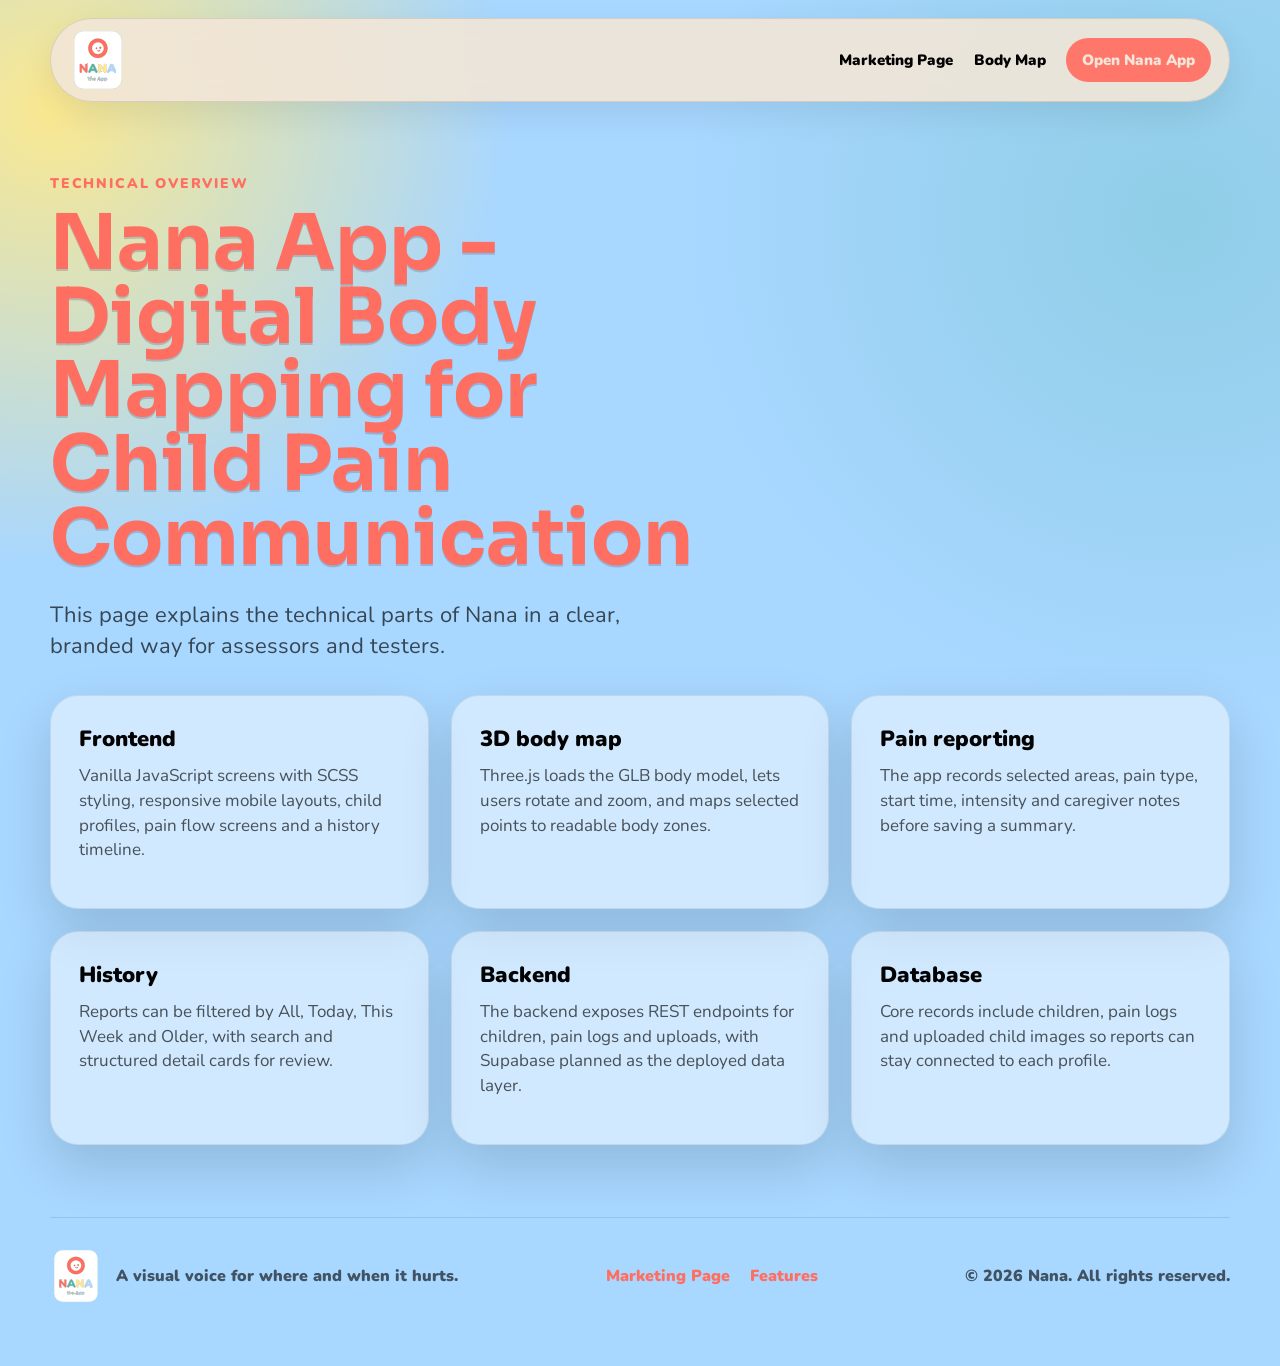
<file: technical.html>
<!doctype html>
<html lang="en">
<head>
  <meta charset="utf-8">
  <meta name="viewport" content="width=device-width, initial-scale=1">
  <title>Nana Technical Overview</title>
  <link rel="preconnect" href="https://fonts.googleapis.com">
  <link rel="preconnect" href="https://fonts.gstatic.com" crossorigin>
  <link href="https://fonts.googleapis.com/css2?family=Nunito:wght@700;800;900&family=Sora:wght@600;700;800&display=swap" rel="stylesheet">
  <link rel="stylesheet" href="./styles.css">
</head>
<body>
  <header class="site-header">
    <a class="brand" href="./index.html" aria-label="Nana home">
      <img src="./assets/logo.svg" alt="Nana" class="brand-logo">
    </a>
    <nav class="site-nav is-static" aria-label="Technical navigation">
      <a href="./index.html">Marketing Page</a>
      <a href="./index.html#body-map-screen">Body Map</a>
      <a class="nav-cta" href="https://nana-app-frontend.vercel.app" target="_blank" rel="noopener noreferrer">Open Nana App</a>
    </nav>
  </header>

  <main>
    <section class="section">
      <div class="section-heading">
        <p class="eyebrow">Technical overview</p>
        <h1>Nana App - Digital Body Mapping for Child Pain Communication</h1>
        <p class="hero-text">This page explains the technical parts of Nana in a clear, branded way for assessors and testers.</p>
      </div>

      <div class="feature-grid">
        <article>
          <h3>Frontend</h3>
          <p>Vanilla JavaScript screens with SCSS styling, responsive mobile layouts, child profiles, pain flow screens and a history timeline.</p>
        </article>
        <article>
          <h3>3D body map</h3>
          <p>Three.js loads the GLB body model, lets users rotate and zoom, and maps selected points to readable body zones.</p>
        </article>
        <article>
          <h3>Pain reporting</h3>
          <p>The app records selected areas, pain type, start time, intensity and caregiver notes before saving a summary.</p>
        </article>
        <article>
          <h3>History</h3>
          <p>Reports can be filtered by All, Today, This Week and Older, with search and structured detail cards for review.</p>
        </article>
        <article>
          <h3>Backend</h3>
          <p>The backend exposes REST endpoints for children, pain logs and uploads, with Supabase planned as the deployed data layer.</p>
        </article>
        <article>
          <h3>Database</h3>
          <p>Core records include children, pain logs and uploaded child images so reports can stay connected to each profile.</p>
        </article>
      </div>
    </section>
  </main>

  <footer class="site-footer">
    <div class="footer-brand">
      <img src="./assets/logo.svg" class="footer-logo" alt="Nana">
      <p>A visual voice for where and when it hurts.</p>
    </div>
    <div class="footer-links">
      <a href="./index.html">Marketing Page</a>
      <a href="./index.html#features">Features</a>
    </div>
    <div class="footer-meta">© 2026 Nana. All rights reserved.</div>
  </footer>
</body>
</html>
</file>
<file: styles.css>
:root {
  --blue: #a8d7ff;
  --black: #020202;
  --yellow: #ffe98a;
  --neutral: #f2e6d8;
  --red: #ff6f61;
  --button-red: #ff776b;
  --teal: #4fb4a6;
  --white: #ffffff;
  --font-heading: "Sora", sans-serif;
  --font-body: "Nunito", sans-serif;
  --page: min(1180px, calc(100% - 72px));
  --shadow: 0 22px 54px rgba(2, 2, 2, 0.14);
  --radius: 28px;
}

* { box-sizing: border-box; }
html { scroll-behavior: smooth; }
body {
  margin: 0;
  background:
    radial-gradient(circle at 4% 8%, rgba(255, 233, 138, .95), transparent 26%),
    radial-gradient(circle at 92% 16%, rgba(79, 180, 166, .28), transparent 30%),
    var(--blue);
  color: var(--black);
  font-family: var(--font-body);
  overflow-x: hidden;
}
a { color: inherit; text-decoration: none; }
img, canvas { display: block; max-width: 100%; }
h1, h2, h3, p { margin-top: 0; }

.site-header {
  width: var(--page);
  min-height: 82px;
  margin: 18px auto 0;
  padding: 12px 18px;
  border: 1px solid rgba(2, 2, 2, .10);
  border-radius: 999px;
  background: rgba(242, 230, 216, 0.9);
  box-shadow: 0 12px 34px rgba(2, 2, 2, .08);
  backdrop-filter: blur(14px);
  display: flex;
  align-items: center;
  justify-content: space-between;
  gap: 18px;
  position: sticky;
  top: 14px;
  z-index: 50;
}
.brand { display: flex; align-items: center; flex: 0 0 auto; }
.brand-logo { width: 58px; height: 58px; object-fit: contain; }
.site-nav {
  margin-left: auto;
  display: flex;
  align-items: center;
  justify-content: flex-end;
  gap: clamp(10px, 1.6vw, 22px);
  font-size: 15px;
  font-weight: 900;
}
.site-nav.is-static {
  display: flex;
}
.site-nav a {
  white-space: nowrap;
  padding: 10px 0;
}
.nav-cta {
  padding: 12px 16px !important;
  border-radius: 999px;
  background: var(--button-red);
  color: var(--neutral);
}
.mobile-menu-toggle {
  display: none;
  width: 56px;
  height: 56px;
  border: 0;
  border-radius: 16px;
  background: rgba(255, 255, 255, .62);
  box-shadow: 0 10px 24px rgba(2, 2, 2, .08);
  cursor: pointer;
  align-items: center;
  justify-content: center;
  flex-direction: column;
  gap: 6px;
  flex: 0 0 auto;
}
.mobile-menu-toggle span {
  width: 26px;
  height: 4px;
  border-radius: 999px;
  background: var(--teal);
  transition: transform .2s ease, opacity .2s ease;
}
.mobile-menu-toggle.is-open span:nth-child(1) { transform: translateY(10px) rotate(45deg); }
.mobile-menu-toggle.is-open span:nth-child(2) { opacity: 0; }
.mobile-menu-toggle.is-open span:nth-child(3) { transform: translateY(-10px) rotate(-45deg); }

.hero {
  width: var(--page);
  min-height: 760px;
  margin: 0 auto;
  padding: 72px 0 82px;
  display: grid;
  grid-template-columns: minmax(0, 1fr) minmax(520px, 1.05fr);
  align-items: center;
  gap: 72px;
}
.eyebrow {
  color: var(--red);
  font-size: 14px;
  font-weight: 900;
  letter-spacing: .13em;
  text-transform: uppercase;
}
h1 {
  max-width: 700px;
  margin-bottom: 24px;
  color: var(--red);
  font-family: var(--font-heading);
  font-size: clamp(58px, 6vw, 82px);
  line-height: .96;
  letter-spacing: 0;
  text-shadow: 0 2px 0 rgba(95, 87, 127, .28);
}
h2 {
  max-width: 820px;
  margin-bottom: 22px;
  font-family: var(--font-heading);
  font-size: clamp(38px, 4.2vw, 56px);
  line-height: 1.04;
  letter-spacing: 0;
}
h3 { margin-bottom: 10px; font-size: 22px; font-weight: 900; }
.hero-text {
  max-width: 620px;
  color: rgba(2, 2, 2, .68);
  font-size: 22px;
  line-height: 1.45;
}
.hero-actions { display: flex; gap: 16px; margin-top: 34px; }
.button {
  min-height: 58px;
  padding: 18px 26px;
  border-radius: 16px;
  display: inline-flex;
  align-items: center;
  justify-content: center;
  font-family: var(--font-heading);
  font-weight: 800;
  box-shadow: var(--shadow);
  text-align: center;
}
.button-primary { background: var(--button-red); color: var(--neutral); }
.button-secondary { background: var(--yellow); color: var(--red); }
.hero-points {
  display: flex;
  flex-wrap: wrap;
  gap: 10px;
  margin-top: 28px;
  max-width: 560px;
}
.hero-points span {
  padding: 10px 14px;
  border-radius: 999px;
  background: rgba(255, 255, 255, .48);
  font-weight: 900;
  line-height: 1;
  white-space: nowrap;
}

.phone-stack { min-height: 710px; position: relative; }
.phone {
  width: 316px;
  height: 646px;
  border: 10px solid #171717;
  border-radius: 38px;
  overflow: hidden;
  background: var(--blue);
  box-shadow: 0 30px 80px rgba(2, 2, 2, .30);
  position: absolute;
  display: flex;
  flex-direction: column;
}
.phone-home { left: 18px; top: 18px; z-index: 2; }
.phone-history { right: 0; top: 82px; transform: rotate(3deg); z-index: 1; }
.app-header {
  height: 86px;
  padding: 14px 16px 10px;
  background: var(--neutral);
  display: flex;
  align-items: center;
  justify-content: space-between;
}
.app-header img:first-child { width: 42px; height: 42px; object-fit: contain; }
.app-header img:last-child { width: 38px; height: 28px; object-fit: contain; }
.app-header strong { color: var(--red); font-size: 18px; font-weight: 900; }
.screen-content {
  flex: 1 1 auto;
  min-height: 0;
  overflow: hidden;
  padding: 22px 18px;
}
.screen-content h2 {
  margin: 0 auto 16px;
  text-align: center;
  color: var(--red);
  font-size: 24px;
  -webkit-text-stroke: 1px #5f577f;
}
.child-card {
  width: 214px;
  margin: 0 auto;
  overflow: hidden;
  border: 1px solid var(--black);
  border-radius: 15px;
  background: var(--yellow);
  text-align: center;
}
.child-photo-wrap {
  width: 98px;
  height: 98px;
  margin: 18px auto;
  overflow: hidden;
  border-radius: 999px;
  border: 6px solid #8cc8ff;
  background: var(--white);
}
.child-photo-wrap img { width: 100%; height: 100%; object-fit: cover; }
.divider { height: 1px; background: var(--black); }
.child-card h3 {
  margin: 12px 0 6px;
  color: var(--red);
  font-size: 24px;
  -webkit-text-stroke: 1px #5f577f;
}
.child-card p { margin-bottom: 10px; font-weight: 900; }
.child-card button {
  width: 156px;
  height: 46px;
  margin: 8px 0 14px;
  border: 0;
  border-radius: 12px;
  background: var(--teal);
  color: var(--neutral);
  font-family: var(--font-body);
  font-size: 15px;
  font-weight: 900;
}
.app-nav {
  height: 90px;
  padding: 12px 28px;
  background: var(--yellow);
  display: flex;
  align-items: center;
  justify-content: space-between;
  flex: 0 0 auto;
}
.app-nav img { width: 48px; height: 48px; object-fit: contain; }
.app-nav .muted { opacity: .38; }
.history-helper {
  margin: 0 auto 8px;
  max-width: 240px;
  color: rgba(2,2,2,.64);
  font-size: 12px;
  font-weight: 900;
  line-height: 1.25;
  text-align: center;
}
.history-tabs {
  display: flex;
  flex-wrap: wrap;
  justify-content: center;
  gap: 6px;
  margin-bottom: 12px;
}
.history-tabs span {
  padding: 5px 8px;
  border-radius: 999px;
  background: rgba(255,255,255,.55);
  color: var(--red);
  font-size: 10px;
  font-weight: 900;
}
.search-box {
  margin-bottom: 14px;
  padding: 10px 12px;
  border-radius: 16px;
  background: rgba(255,255,255,.56);
  color: rgba(2,2,2,.44);
  font-size: 13px;
  font-weight: 900;
  display: flex;
  align-items: center;
  gap: 8px;
}
.search-icon {
  position: relative;
  width: 14px;
  height: 14px;
  border: 3px solid var(--teal);
  border-radius: 999px;
}
.search-icon::after {
  content: "";
  position: absolute;
  right: -5px;
  bottom: -4px;
  width: 7px;
  height: 3px;
  border-radius: 999px;
  background: var(--teal);
  transform: rotate(45deg);
}
.group-title {
  margin: 0 0 8px;
  color: var(--red);
  font-size: 13px;
  font-weight: 900;
  text-transform: uppercase;
}
.history-card {
  padding: 12px;
  border-radius: 18px;
  background: rgba(255, 233, 138, .95);
  border: 1px solid rgba(2,2,2,.14);
  box-shadow: 0 8px 18px rgba(2,2,2,.08);
}
.history-top { display: flex; align-items: center; gap: 10px; }
.history-top > img {
  width: 46px;
  height: 46px;
  border-radius: 999px;
  border: 4px solid #8cc8ff;
  background: var(--white);
  object-fit: cover;
}
.history-top span { display: block; color: rgba(2,2,2,.55); font-size: 11px; }
.score, .pain-scale {
  background: var(--button-red);
  color: #fff;
}
.score {
  width: 50px;
  height: 50px;
  margin-left: auto;
  border-radius: 16px;
  display: grid;
  place-items: center;
  line-height: .8;
}
.score strong { font-size: 22px; color: #fff; }
.score span { font-size: 10px; color: #fff; }
.history-card p {
  margin: 8px 0 0;
  padding: 8px;
  border-radius: 12px;
  background: rgba(255,255,255,.44);
  display: grid;
  grid-template-columns: 82px 1fr;
  gap: 8px;
  font-size: 12px;
}
.history-card b { color: rgba(2,2,2,.72); font-weight: 1000; }
.history-card span { color: rgba(2,2,2,.68); font-weight: 800; }
.mini-icon {
  display: inline-block;
  width: 15px;
  height: 15px;
  margin-right: 7px;
  border-radius: 5px;
  vertical-align: -3px;
  background: var(--teal);
  box-shadow: inset 0 0 0 3px rgba(255,255,255,.45);
}
.mini-icon.area { border-radius: 999px; background: var(--red); }
.mini-icon.type { background: linear-gradient(135deg,var(--red) 0 50%,var(--yellow) 50% 100%); }
.mini-icon.note { background: var(--teal); }

.section, .actual-app-section {
  width: var(--page);
  margin: 0 auto;
  padding: 72px 0;
}
.section-heading, .actual-section-copy { margin-bottom: 32px; }
.actual-section-copy {
  max-width: 780px;
  margin-left: auto;
  margin-right: auto;
  text-align: center;
}
.actual-section-copy p {
  max-width: 700px;
  margin: 0 auto;
  color: rgba(2,2,2,.68);
  font-size: 19px;
  line-height: 1.55;
  font-weight: 800;
}
.cards-3, .feature-grid, .review-grid {
  display: grid;
  grid-template-columns: repeat(3, minmax(0, 1fr));
  gap: 22px;
}
.steps {
  display: grid;
  grid-template-columns: repeat(4, minmax(0, 1fr));
  gap: 20px;
}
.cards-3 article, .feature-grid article, .review-grid blockquote, .steps article {
  min-height: 210px;
  padding: 28px;
  border-radius: var(--radius);
  background: rgba(255,255,255,.46);
  border: 1px solid rgba(2,2,2,.08);
  box-shadow: var(--shadow);
}
.cards-3 span,
.steps article > span {
  display: inline-grid;
  place-items: center;
  min-width: 48px;
  height: 48px;
  margin-bottom: 18px;
  border-radius: 999px;
  background: var(--yellow);
  color: var(--red);
  font-family: var(--font-heading);
  font-weight: 900;
  padding: 0 12px;
}
.cards-3 p, .feature-grid p, .steps p, .review-grid p {
  color: rgba(2,2,2,.66);
  font-size: 17px;
  line-height: 1.45;
}
.steps img, .step-body-canvas, .pain-scale {
  width: 64px;
  height: 64px;
  margin-bottom: 18px;
  border-radius: 18px;
}
.steps img { object-fit: contain; }
.step-body-canvas {
  background: rgba(79, 180, 166, .18);
  overflow: hidden;
}
.step-body-canvas canvas { width: 100%; height: 100%; }
.pain-scale {
  display: grid;
  place-items: center;
  font-family: var(--font-heading);
  font-size: 24px;
  font-weight: 900;
  line-height: .7;
}
.pain-scale span {
  display: inline !important;
  min-width: 0 !important;
  width: auto !important;
  height: auto !important;
  margin: 0 !important;
  padding: 0 !important;
  border-radius: 0 !important;
  background: transparent !important;
  color: #fff !important;
  font-size: 12px;
  line-height: 1;
}

.actual-screen-row {
  display: flex;
  justify-content: center;
  align-items: flex-start;
  gap: 28px;
}
.actual-screen-row--two { flex-wrap: wrap; }
.nana-phone-screen {
  width: 314px;
  min-height: 646px;
  border: 10px solid #171717;
  border-radius: 38px;
  overflow: hidden;
  background: var(--blue);
  box-shadow: 0 30px 80px rgba(2,2,2,.28);
  position: relative;
}
.nana-topbar {
  height: 64px;
  padding: 14px 16px 0;
  display: flex;
  align-items: center;
}
.nana-back {
  width: 42px;
  height: 44px;
  border: 0;
  border-radius: 12px;
  background: var(--yellow);
  display: grid;
  place-items: center;
  position: relative;
}
.nana-back img { display: none; }
.nana-back::before {
  content: "";
  width: 15px;
  height: 15px;
  border-left: 4px solid var(--black);
  border-bottom: 4px solid var(--black);
  border-radius: 2px;
  transform: rotate(45deg) translateX(2px);
}
.nana-screen-title {
  margin: 14px 16px 0;
  color: var(--red);
  font-family: var(--font-body);
  font-size: 28px;
  font-weight: 900;
  line-height: 1.08;
  -webkit-text-stroke: .5px #000;
}
.nana-child-context {
  width: calc(100% - 36px);
  margin: 12px auto 0;
  padding: 9px 12px;
  border-radius: 18px;
  background: rgba(255,255,255,.45);
  display: flex;
  align-items: center;
  gap: 10px;
  color: rgba(2,2,2,.72);
  font-size: 14px;
  font-weight: 900;
}
.nana-child-context img {
  width: 44px;
  height: 44px;
  border-radius: 999px;
  border: 4px solid #8cc8ff;
  background: #fff;
  object-fit: cover;
}
.nana-body-hint {
  margin: 13px auto 0;
  max-width: 260px;
  text-align: center;
  color: rgba(2,2,2,.68);
  font-size: 14px;
  font-weight: 900;
}
.selected-area-row {
  width: calc(100% - 36px);
  margin: 10px auto 0;
  display: flex;
  flex-wrap: wrap;
  justify-content: center;
  gap: 7px;
}
.selected-area-row span {
  padding: 6px 9px;
  border-radius: 999px;
  background: var(--button-red);
  color: #fff;
  border: 1.5px solid rgba(255,255,255,.9);
  box-shadow: 0 2px 6px rgba(0,0,0,.16);
  font-size: 11px;
  font-weight: 900;
  line-height: 1;
}
.nana-body-stage {
  width: 220px;
  height: 330px;
  margin: 8px auto 0;
  position: relative;
}
.nana-body-canvas, .nana-mini-body canvas {
  width: 100%;
  height: 100%;
}
.body-label {
  position: absolute;
  padding: 7px 9px;
  border-radius: 999px;
  background: var(--button-red);
  color: #fff;
  border: 1.5px solid rgba(255,255,255,.9);
  box-shadow: 0 2px 6px rgba(0,0,0,.18);
  font-size: 11px;
  font-weight: 900;
}
.body-label-head { left: 50%; top: 24%; transform: translateX(-50%); }
.body-label-arm { left: 7%; top: 48%; }
.body-label-knee { right: 2%; bottom: 24%; }
.nana-zoom-row {
  display: flex;
  align-items: center;
  justify-content: center;
  gap: 9px;
  margin: 12px auto 0;
}
.nana-zoom-row button {
  width: 48px;
  height: 46px;
  border: 1px solid #fff;
  border-radius: 12px;
  color: #fff;
  font-size: 30px;
  font-weight: 900;
}
.nana-zoom-row button:first-child { background: var(--red); }
.nana-zoom-row button:last-child { background: var(--teal); }
.nana-zoom-row span { color: rgba(2,2,2,.52); font-size: 12px; font-weight: 900; }
.nana-continue {
  width: 176px;
  height: 50px;
  margin: 12px auto 20px;
  border: 0;
  border-radius: 13px;
  background: var(--button-red);
  color: var(--neutral);
  display: block;
  font-family: var(--font-heading);
  font-size: 18px;
  font-weight: 900;
}
.nana-mini-body {
  width: 124px;
  height: 156px;
  margin: 18px auto 0;
  border: 1.5px solid var(--teal);
  border-radius: 24px;
  background: rgba(255,255,255,.28);
  position: relative;
  overflow: hidden;
}
.nana-mini-body span {
  position: absolute;
  left: 50%;
  bottom: 7px;
  transform: translateX(-50%);
  background: var(--yellow);
  border: 1px solid var(--black);
  border-radius: 999px;
  padding: 2px 8px;
  font-size: 11px;
  font-weight: 900;
  white-space: nowrap;
}
.nana-summary-card {
  margin: 14px 16px 0;
  padding: 16px;
  border-radius: 22px;
  background: rgba(255,255,255,.58);
  border: 1px solid rgba(2,2,2,.1);
}
.nana-summary-card p {
  margin: 0 0 10px;
  color: rgba(2,2,2,.68);
  font-size: 14px;
  font-weight: 800;
  line-height: 1.35;
}
.nana-summary-card strong { color: rgba(2,2,2,.92); font-weight: 1000; }
.nana-note-field { display: block; margin-top: 18px; }
.nana-note-field span {
  display: block;
  margin-bottom: 7px;
  color: var(--red);
  font-size: 13px;
  font-weight: 900;
}
.nana-note-field textarea {
  width: 100%;
  border: 1px solid rgba(2,2,2,.12);
  border-radius: 14px;
  padding: 10px;
  resize: none;
  background: var(--yellow);
  color: #020202;
  font-family: var(--font-body);
  font-size: 13px;
  font-weight: 800;
}
.nana-actions { display: flex; gap: 10px; width: 250px; margin: 16px auto 22px; }
.nana-actions button {
  flex: 1;
  height: 50px;
  border: 0;
  border-radius: 14px;
  background: var(--button-red);
  color: var(--neutral);
  font-family: var(--font-body);
  font-size: 17px;
  font-weight: 900;
}
.nana-actions .ghost { background: rgba(107,178,253,.35); color: rgba(2,2,2,.7); }
.nana-app-header {
  height: 82px;
  padding: 14px 16px 10px;
  background: var(--neutral);
  display: flex;
  align-items: center;
  justify-content: space-between;
}
.nana-app-header img:first-child { width: 42px; height: 42px; object-fit: contain; }
.nana-app-header img:last-child { width: 38px; height: 28px; object-fit: contain; }
.nana-app-header strong { color: var(--red); font-size: 17px; font-weight: 900; }
.pain-point { display: flex; gap: 11px; padding: 10px 0; border-bottom: 1px solid rgba(2,2,2,.08); }
.pain-point .dot {
  width: 14px;
  height: 14px;
  margin-top: 4px;
  border-radius: 999px;
  background: var(--button-red);
  box-shadow: 0 0 0 5px rgba(255,111,97,.18);
  flex: 0 0 auto;
}
.pain-point strong { display: block; color: var(--red); font-size: 15px; font-weight: 900; }
.pain-point p, .note-preview p { margin: 3px 0 0; color: rgba(2,2,2,.65); font-size: 12px; }
.note-preview { margin-top: 14px; padding: 13px; border-radius: 16px; background: var(--yellow); }
.note-preview strong { color: var(--red); }

.review-grid blockquote { margin: 0; }
.review-grid p { font-size: 19px; font-weight: 900; }
.review-grid cite {
  display: block;
  margin-top: 18px;
  color: var(--red);
  font-size: 14px;
  font-style: normal;
  font-weight: 900;
}
.cta {
  width: var(--page);
  margin: 72px auto;
  padding: 80px;
  border-radius: 46px;
  background: var(--neutral);
  text-align: center;
  box-shadow: var(--shadow);
}
.cta img { width: 86px; height: 86px; object-fit: contain; margin: 0 auto 18px; }
.cta h2, .cta p { margin-left: auto; margin-right: auto; }
.cta p:not(.eyebrow) {
  max-width: 700px;
  color: rgba(2,2,2,.68);
  font-size: 22px;
  line-height: 1.45;
}
.site-footer {
  width: var(--page);
  margin: 0 auto 32px;
  padding: 32px 0;
  border-top: 1px solid rgba(2,2,2,.1);
  display: flex;
  align-items: center;
  justify-content: space-between;
  gap: 24px;
  flex-wrap: wrap;
  color: rgba(2,2,2,.62);
  font-weight: 900;
}
.footer-brand { display: flex; align-items: center; gap: 14px; }
.footer-logo { width: 52px; height: 52px; object-fit: contain; }
.footer-brand p { margin: 0; }
.footer-links { display: flex; gap: 20px; flex-wrap: wrap; }
.footer-links a { color: var(--red); }

@media (max-width: 1040px) {
  :root { --page: calc(100% - 28px); --radius: 24px; }
  .site-header {
    min-height: 78px;
    padding: 10px 14px;
    border-radius: 28px;
  }
  .brand-logo { width: 58px; height: 58px; }
  .mobile-menu-toggle { display: flex; }
  .site-nav {
    display: none;
    position: absolute;
    left: 0;
    right: 0;
    top: calc(100% + 10px);
    margin: 0;
    padding: 14px;
    border-radius: 22px;
    background: rgba(242,230,216,.98);
    box-shadow: 0 18px 40px rgba(2,2,2,.18);
    flex-direction: column;
    align-items: stretch;
    gap: 10px;
  }
  .site-nav.is-static {
    display: flex;
    position: static;
    flex-direction: row;
    flex-wrap: wrap;
    justify-content: flex-end;
    box-shadow: none;
    background: transparent;
    padding: 0;
  }
  .site-nav.is-static a {
    background: rgba(255,255,255,.55);
  }
  .site-nav.is-open { display: flex; }
  .site-nav a {
    display: block;
    text-align: center;
    padding: 13px 14px;
    border-radius: 999px;
    background: rgba(255,255,255,.55);
    font-size: 14px;
  }
  .hero {
    display: block;
    min-height: auto;
    padding: 54px 0 44px;
  }
  h1 { font-size: clamp(42px, 12vw, 64px); line-height: 1; }
  h2 { font-size: clamp(32px, 9vw, 44px); }
  .hero-text { font-size: 20px; }
  .hero-actions { display: grid; grid-template-columns: 1fr 1fr; gap: 12px; }
  .hero-points {
    display: flex;
    width: 100%;
    max-width: 100%;
    align-items: center;
    justify-content: flex-start;
    gap: 8px;
  }
  .hero-points span {
    width: auto;
    flex: 0 0 auto;
    text-align: center;
    font-size: 13px;
    padding: 9px 11px;
  }
  .phone-stack {
    margin-top: 34px;
    min-height: 0;
    display: flex;
    gap: 16px;
    overflow-x: auto;
    padding: 6px 4px 18px;
    scroll-snap-type: x mandatory;
    -webkit-overflow-scrolling: touch;
  }
  .phone {
    position: relative;
    left: auto;
    right: auto;
    top: auto;
    transform: none;
    flex: 0 0 258px;
    width: 258px;
    height: 528px;
    border-width: 8px;
    border-radius: 32px;
    scroll-snap-align: center;
  }
  .app-header { height: 70px; padding: 10px 12px; }
  .app-header img:first-child { width: 36px; height: 36px; }
  .app-header img:last-child { width: 34px; height: 24px; }
  .screen-content {
    flex: 1 1 auto;
    min-height: 0;
    padding: 16px 14px;
  }
  .screen-content h2 { font-size: 21px; margin-bottom: 12px; }
  .child-card { width: 184px; }
  .child-photo-wrap { width: 76px; height: 76px; margin: 14px auto; border-width: 5px; }
  .child-card h3 { font-size: 22px; }
  .child-card button { height: 40px; width: 142px; font-size: 14px; }
  .app-nav { height: 72px; padding: 10px 22px; }
  .app-nav img { width: 40px; height: 40px; }
  .history-card { padding: 10px; }
  .history-card p { grid-template-columns: 70px 1fr; font-size: 11px; padding: 7px; }
  .history-top > img { width: 40px; height: 40px; }
  .score { width: 44px; height: 44px; }
  .section, .actual-app-section { padding: 44px 0; }
  .cards-3, .feature-grid, .review-grid { grid-template-columns: 1fr; gap: 16px; }
  .steps { grid-template-columns: repeat(2, minmax(0, 1fr)); gap: 16px; }
  .cards-3 article, .feature-grid article, .review-grid blockquote, .steps article {
    min-height: auto;
    padding: 22px;
    border-radius: 24px;
  }
  .actual-screen-row {
    justify-content: flex-start;
    overflow-x: auto;
    padding: 0 10px 18px;
    scroll-snap-type: x mandatory;
    -webkit-overflow-scrolling: touch;
  }
  .nana-phone-screen {
    flex: 0 0 280px;
    width: 280px;
    min-height: 590px;
    border-width: 8px;
    scroll-snap-align: center;
  }
  .cta { margin: 44px auto; padding: 38px 22px; border-radius: 30px; }
  .cta p:not(.eyebrow) { font-size: 18px; }
  .site-footer { flex-direction: column; text-align: center; }
  .footer-brand { flex-direction: column; }
  .footer-links { justify-content: center; gap: 10px 18px; }
}

@media (max-width: 390px) {
  :root { --page: calc(100% - 22px); }
  h1 { font-size: 42px; }
  .hero-text { font-size: 18px; }
  .hero-actions, .steps { grid-template-columns: 1fr; }
  .hero-points {
    align-items: flex-start;
    flex-direction: column;
  }
  .button { width: 100%; }
  .phone {
    flex-basis: 238px;
    width: 238px;
    height: 492px;
  }
  .screen-content { min-height: 344px; }
  .nana-phone-screen {
    flex-basis: 262px;
    width: 262px;
  }
  .nana-body-stage {
    width: 205px;
    height: 310px;
  }
}

/* === Final mobile landing-page polish === */
html {
  scroll-padding-top: 112px;
}

@media (max-width: 700px) {
  body {
    overflow-x: hidden;
  }

  .site-header {
    position: static;
    top: auto;
    width: calc(100% - 22px);
    min-height: 68px;
    margin: 10px auto 24px;
    padding: 8px 10px;
    border-radius: 28px;
    gap: 12px;
  }

  .brand-logo {
    width: 56px;
    height: 56px;
  }

  .mobile-menu-toggle {
    width: 52px;
    height: 52px;
    border-radius: 18px;
  }

  .mobile-menu-toggle span {
    width: 25px;
    height: 4px;
  }

  .site-nav {
    top: calc(100% + 10px);
    right: 0;
    width: min(280px, calc(100vw - 34px));
    border-radius: 22px;
  }

  .section,
  .actual-app-section,
  .cta {
    scroll-margin-top: 110px;
  }

  .actual-app-section {
    width: 100%;
    padding: 58px 0 68px;
    overflow: hidden;
  }

  .actual-app-section + .actual-app-section {
    padding-top: 72px;
  }

  .actual-section-copy {
    width: min(calc(100% - 34px), 560px);
    margin: 0 auto 28px;
    text-align: center;
  }

  .actual-section-copy .eyebrow {
    font-size: 15px;
    letter-spacing: .16em;
  }

  .actual-section-copy h2 {
    max-width: 520px;
    margin: 10px auto 16px;
    font-size: clamp(34px, 9.6vw, 48px);
    line-height: 1;
  }

  .actual-section-copy p {
    max-width: 500px;
    margin: 0 auto;
    font-size: clamp(18px, 4.9vw, 22px);
    line-height: 1.45;
  }

  .actual-screen-row,
  .actual-screen-row--two {
    width: 100%;
    display: grid;
    grid-template-columns: 1fr;
    justify-items: center;
    gap: 26px;
    overflow: visible;
    padding: 0;
    scroll-snap-type: none;
  }

  .nana-phone-screen {
    flex: none;
    width: min(286px, calc(100vw - 58px));
    min-height: 0;
    height: auto;
    border-width: 7px;
    border-radius: 30px;
    scroll-snap-align: none;
    box-shadow: 0 18px 42px rgba(20, 60, 90, .16);
  }

  .nana-topbar,
  .nana-app-header {
    min-height: 50px;
    padding: 10px 12px;
  }

  .nana-back {
    width: 44px;
    height: 44px;
    border-radius: 12px;
  }

  .nana-back img {
    width: 30px;
  }

  .nana-screen-title {
    margin: 10px 18px 0;
    font-size: clamp(27px, 7.2vw, 34px);
    line-height: 1.05;
  }

  .nana-child-context {
    margin: 12px 18px 0;
    min-height: 54px;
    padding: 7px 12px;
    border-radius: 18px;
  }

  .nana-child-context img {
    width: 40px;
    height: 40px;
  }

  .nana-body-hint {
    width: min(250px, calc(100% - 32px));
    margin: 12px auto 0;
    font-size: 15px;
    line-height: 1.25;
  }

  .selected-area-row {
    width: calc(100% - 34px);
    margin-top: 9px;
    gap: 6px;
  }

  .selected-area-row span {
    padding: 6px 8px;
    font-size: 10px;
  }

  .nana-body-stage {
    width: calc(100% - 30px);
    height: 220px;
    margin: 8px auto 0;
  }

  .body-label {
    padding: 8px 10px;
    font-size: 12px;
  }

  .body-label-head {
    left: 63%;
    top: 18%;
  }

  .body-label-arm {
    left: 8%;
    top: 48%;
  }

  .body-label-knee {
    right: 7%;
    top: 66%;
  }

  .nana-zoom-row {
    margin: 8px auto 0;
    gap: 10px;
  }

  .nana-zoom-row button {
    width: 58px;
    height: 50px;
    border-radius: 15px;
  }

  .nana-continue {
    width: calc(100% - 56px);
    height: 50px;
    margin: 10px auto 18px;
    border-radius: 16px;
  }

  .nana-summary-screen .nana-mini-body {
    width: 138px;
    height: 138px;
    margin-top: 16px;
  }

  .nana-summary-card {
    margin: 14px 14px 0;
    padding: 14px;
    border-radius: 18px;
  }

  .nana-summary-card p {
    font-size: 13px;
    line-height: 1.35;
  }

  .nana-note-field textarea {
    min-height: 82px;
    font-size: 13px;
  }

  .nana-actions {
    padding: 14px 16px 20px;
  }

  .nana-actions button {
    height: 50px;
  }
}

@media (max-width: 390px) {
  .actual-app-section {
    padding-top: 48px;
    padding-bottom: 64px;
  }

  .actual-section-copy {
    width: calc(100% - 30px);
    margin-bottom: 24px;
  }

  .actual-section-copy h2 {
    font-size: 34px;
  }

  .actual-section-copy p {
    font-size: 18px;
  }

  .nana-phone-screen {
    width: min(276px, calc(100vw - 50px));
    border-width: 7px;
  }

  .nana-body-stage {
    height: 210px;
  }

  .nana-screen-title {
    font-size: 28px;
  }
}
</file>
